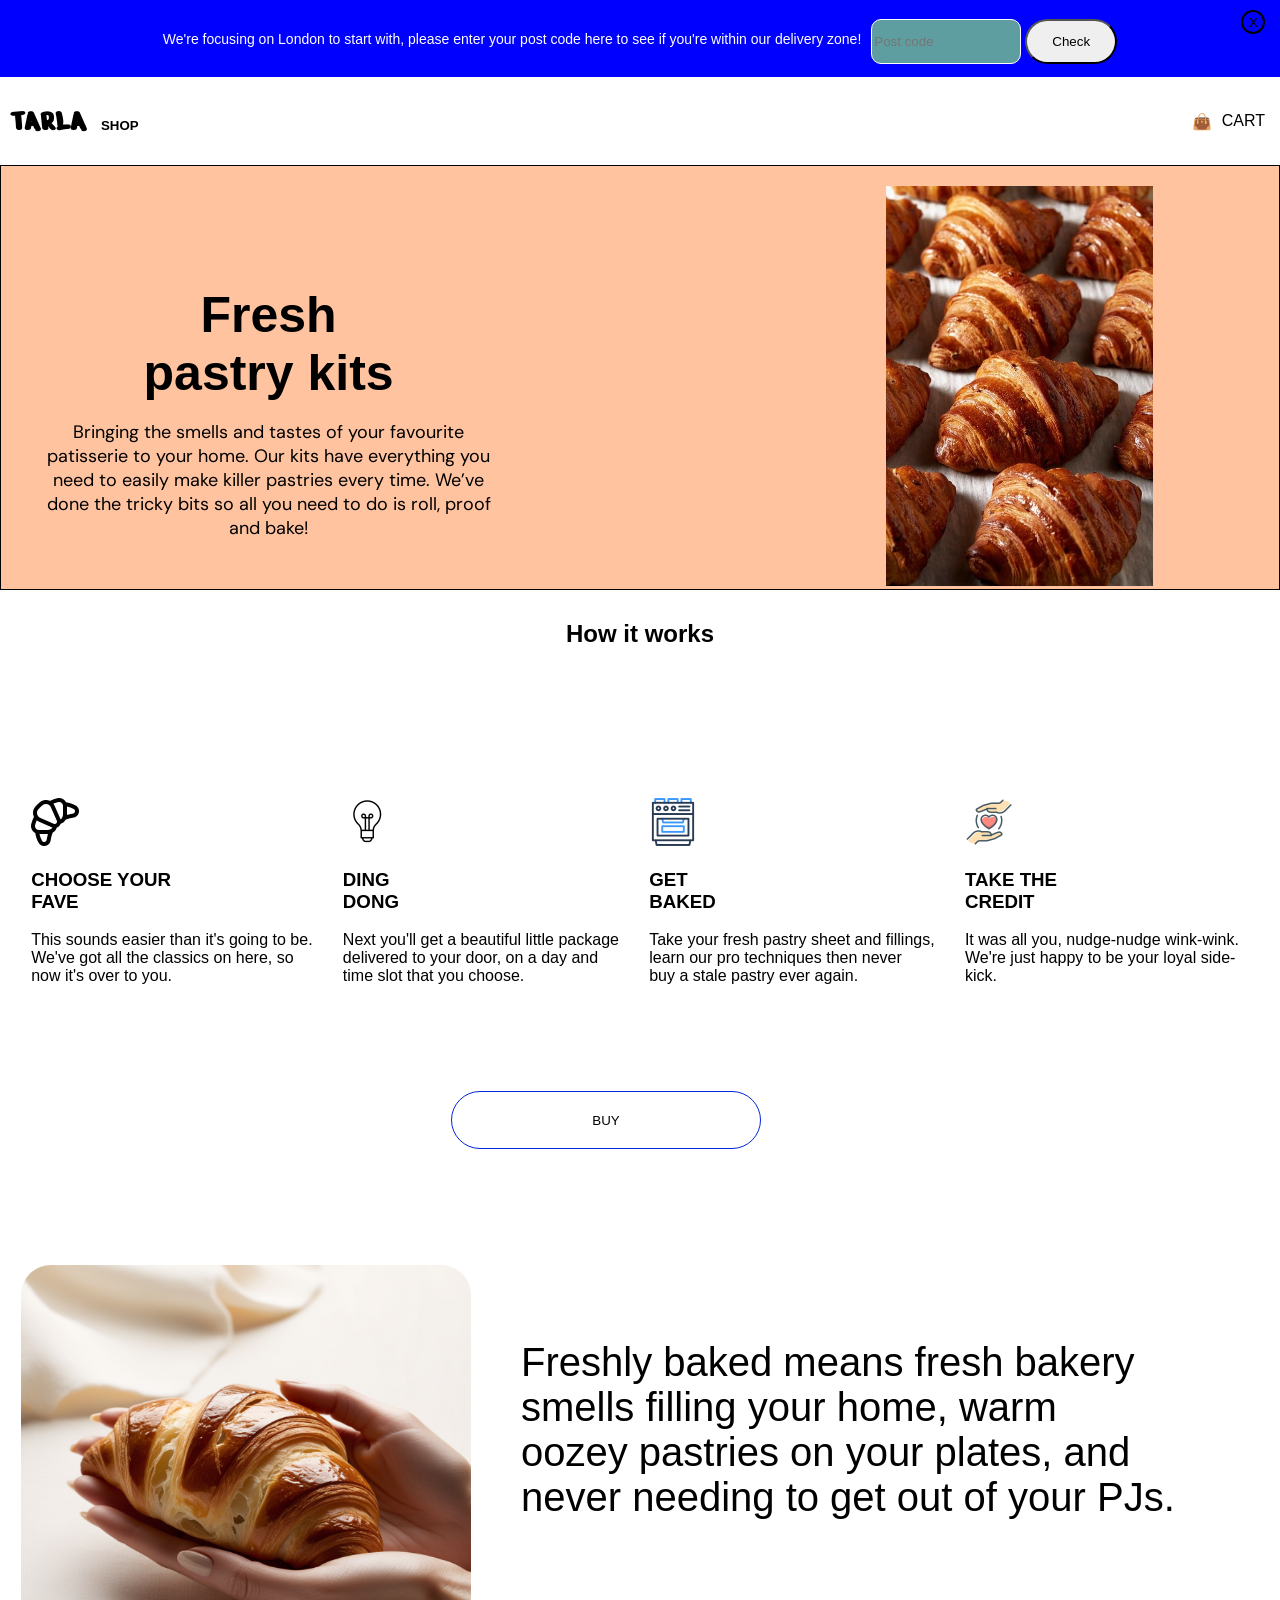
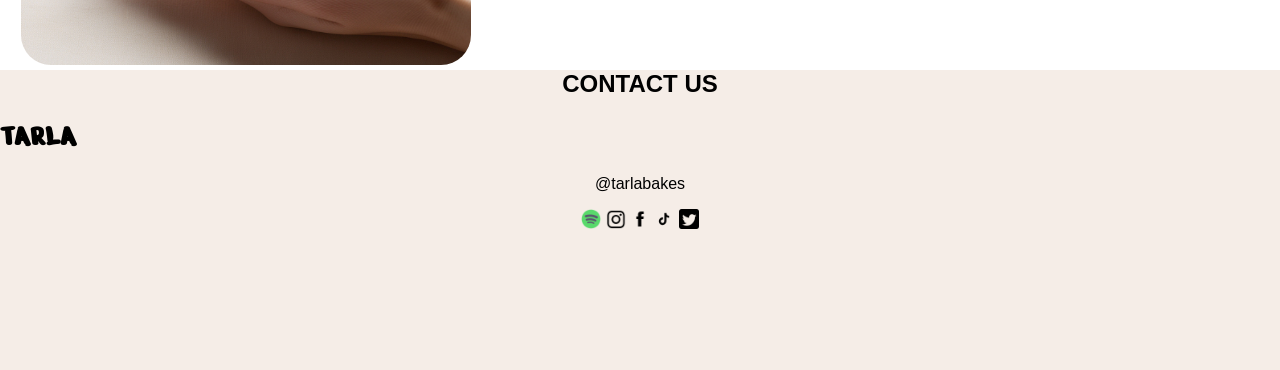
<file: index.html>
<!DOCTYPE html>
<html lang="en">
<head>
    <meta charset="UTF-8">
    <meta name="viewport" content="width=device-width, initial-scale=1.0">
    <title>TARLA</title>
    <link rel="stylesheet" href="./main.css"/>
  
</head>
<body>
    <div class="news-of-day">
        <div class="news-container">
            <p class="news-text">We're focusing on London to start with,
                 please enter your post code here to see if you're within our delivery zone!
                </p>
                <form class="news-answer">
                    <input placeholder="Post code" type="text"/>
                    <button type="submit">Check</button>
                </form>
                <button class="delate-news">X</button>
        </div>
        
    </div>
    <header>
        
        <nav class="pages">
            <h1 class="main-page">TARLA</h1> 
            <h5 class="shop-page">SHOP</h5>
        </nav>

        <div class="card-adding">
            
           <p> &#x1F45C </p> 
           <p>CART</p>
        </div>
    </header>
    <main>
        <div class="container">
            <article>
                <h2>Fresh<br /> pastry kits</h2>
                <p class="text1">Bringing the smells and tastes of your favourite <br /> patisserie to your home.
                    Our kits have everything you <br />need to easily make killer pastries every time.
                    We’ve <br />done the tricky bits so all you need to do is roll, proof<br /> and bake!</p>
            </article>
        
            <aside>
                <img src="./Croissant Golden 6 CL.jpg"/>
            </aside>
        </div>
<div class="system-explainig">
        <h2 class="system-explainig-title">How it works</h2>
        <div class="expaining-container">
            <div>
                
        <img class="croissant-logo" src="./11121502_fi_rr_croissant_icon.png">
        <h3>CHOOSE YOUR <br /> FAVE</h3>
        <p>
            This sounds easier than it's going to be.<br />
             We've got all the classics on here, so<br />
              now it's over to you.
        </p>
    </div>
    <div>

        <img src="./3586363_idea_light_lightbulb_icon.png" >
        <h3>DING <br/> DONG</h3>
        <p>Next you'll get a beautiful little package <br />
             delivered to your door, on a day and <br />
              time slot that you choose.</p>
    </div>
    <div>
        <img src="./10673470_stove_kitchen_gas_cooking_icon.png">
        <h3>GET <br /> BAKED</h3>
        <p>
            Take your fresh pastry sheet and fillings,<br />
             learn our pro techniques then never<br />
              buy a stale pastry ever again.
        </p>
    </div>
    <div>
        <img src="./9180328_love_care_hands_volunteering_heart_icon.png">
        <h3>TAKE THE<br /> CREDIT</h3>
        <p>It was all you, nudge-nudge wink-wink.<br />
             We're just happy to be your loyal side-<br />kick.</p>
    </div>
        </div>
        <button class="adding-card">BUY</button>
            </div>


            <div class="typeOfProduct">
                <img class="img" src="./Leonardo_Phoenix_A_warm_goldenbrown_flaky_croissant_rests_comf_3.jpg">
               <p> Freshly baked means fresh bakery <br />
                 smells filling your home, warm<br />
                  oozey pastries on your plates, and <br /> never needing to get out of your PJs.</p>
            </div>
    </main>

   <div class="contacts">
        <h2>CONTACT US</h2>
        <div class="socila-medias">
            <h1>TARLA</h1>
            <p class="name">@tarlabakes</p>
            <div class="soical-medias-icons">
                <img src="./8545516_spotify_logo_socialmedia_user interface_icon.png">
                <img src="./1161953_instagram_icon.png">
                <img src="./211902_social_facebook_icon.png">
                <img src="./7422375_tik_tok_ok_music_note_icon.png">
                <img src="./5282551_tweet_twitter_twitter logo_icon.png">
            </div>
        </div>
       
   </div>

   <div id="my-modal" class="modal">
    <div class="modal-content">
        <span id="close-my-modal" class="close">&times;</span>
         
                <h2>Signup</h2>
                <form id="signup-form">
                    <input id="mail" placeholder="mail"  type="email" required/><br />
                    <input id="password" placeholder="password" type="text" required/><br />
                    <input id="name" placeholder="name" type="text" required/><br />
                    <input id="surname" placeholder="surname" type="text" /><br />
                    <button id="submit-signup" type="submit">Submit</button>
                </form>
              
             
           
          </div>
    </div>
</div>

   <script src="./main.js"></script>
</body>
</html>
</file>
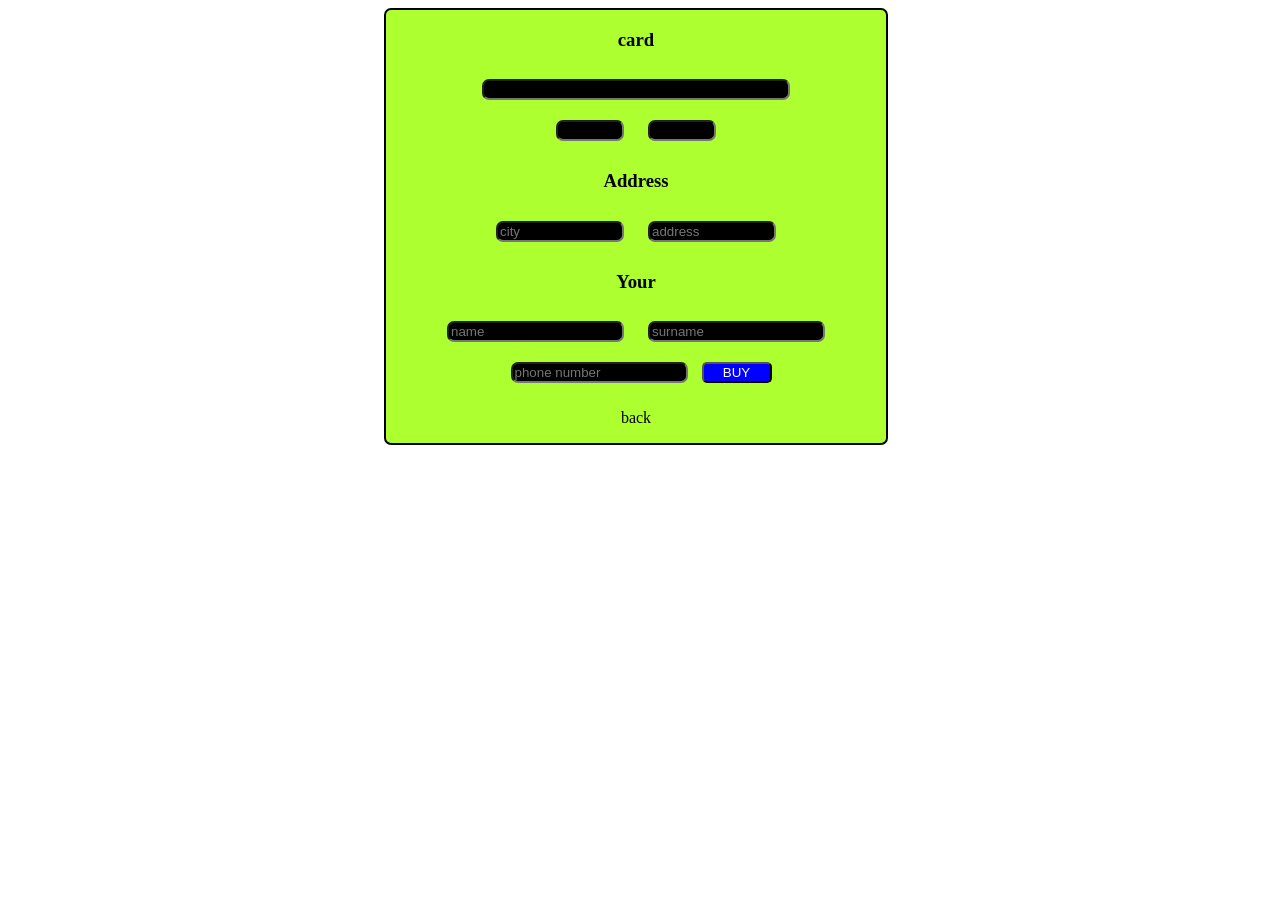
<file: card.html>
<!DOCTYPE html>
<html lang="en">
<head>
    <meta charset="UTF-8">
    <meta name="viewport" content="width=device-width, initial-scale=1.0">
    <title>TARLA</title>
    <link rel="stylesheet" href="./card.css" />
</head>
<body>
    <form>
        <h3>card</h3>
        <div id="card-numbers">
        <input id="long-numbers" type="text" required/>
        <div id="card-short-numbers">
        <input type="text" required>
        <input type="text" required>
        </div>
        </div>
        <h3>
            Address
        </h3>
        <input id="city" type="text" placeholder="city" required/>
        <input id="address" type="text" placeholder="address" required/>
        <h3>
            Your 
        </h3>
        <input id="name" type="text" placeholder="name" required/>
        <input type="text" id="surname" placeholder="surname" />
        <input type="text" id="phone" placeholder="phone number" />
        <button type="submit">BUY</button><br />
        <p>back</p>
    </div>
    </form>
    <script src="./index.js"></script>
</body>
</html>
</file>
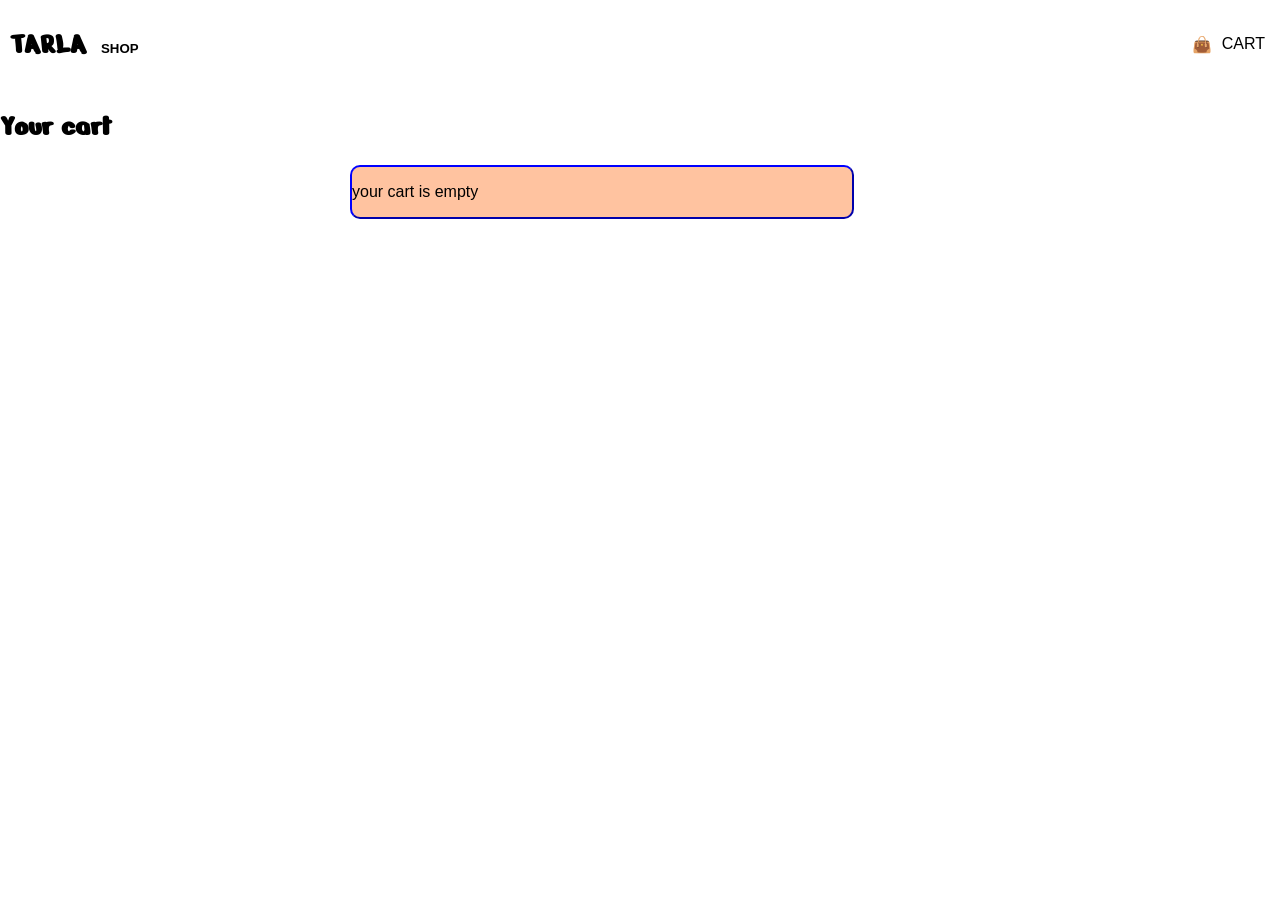
<file: cart.html>
<!DOCTYPE html>
<html lang="en">
<head>
    <meta charset="UTF-8">
    <meta name="viewport" content="width=device-width, initial-scale=1.0">
    <title>TARLA Cart</title>
    <link rel="stylesheet" href="./main.css"/>
</head>
<body>
    <header>
        
        <nav class="pages">
            <h1 class="main-page">TARLA</h1> 
            <h5 class="shop-page">SHOP</h5>
        </nav>
        <div class="card-adding">
           <p> &#x1F45C </p> 
           <p>CART</p>
        </div>
    </header>
    <h1>Your cart</h1>
    <div id="cartItems">

    </div>


    <script src="./cart.js"></script>
</body>
</html>
</file>
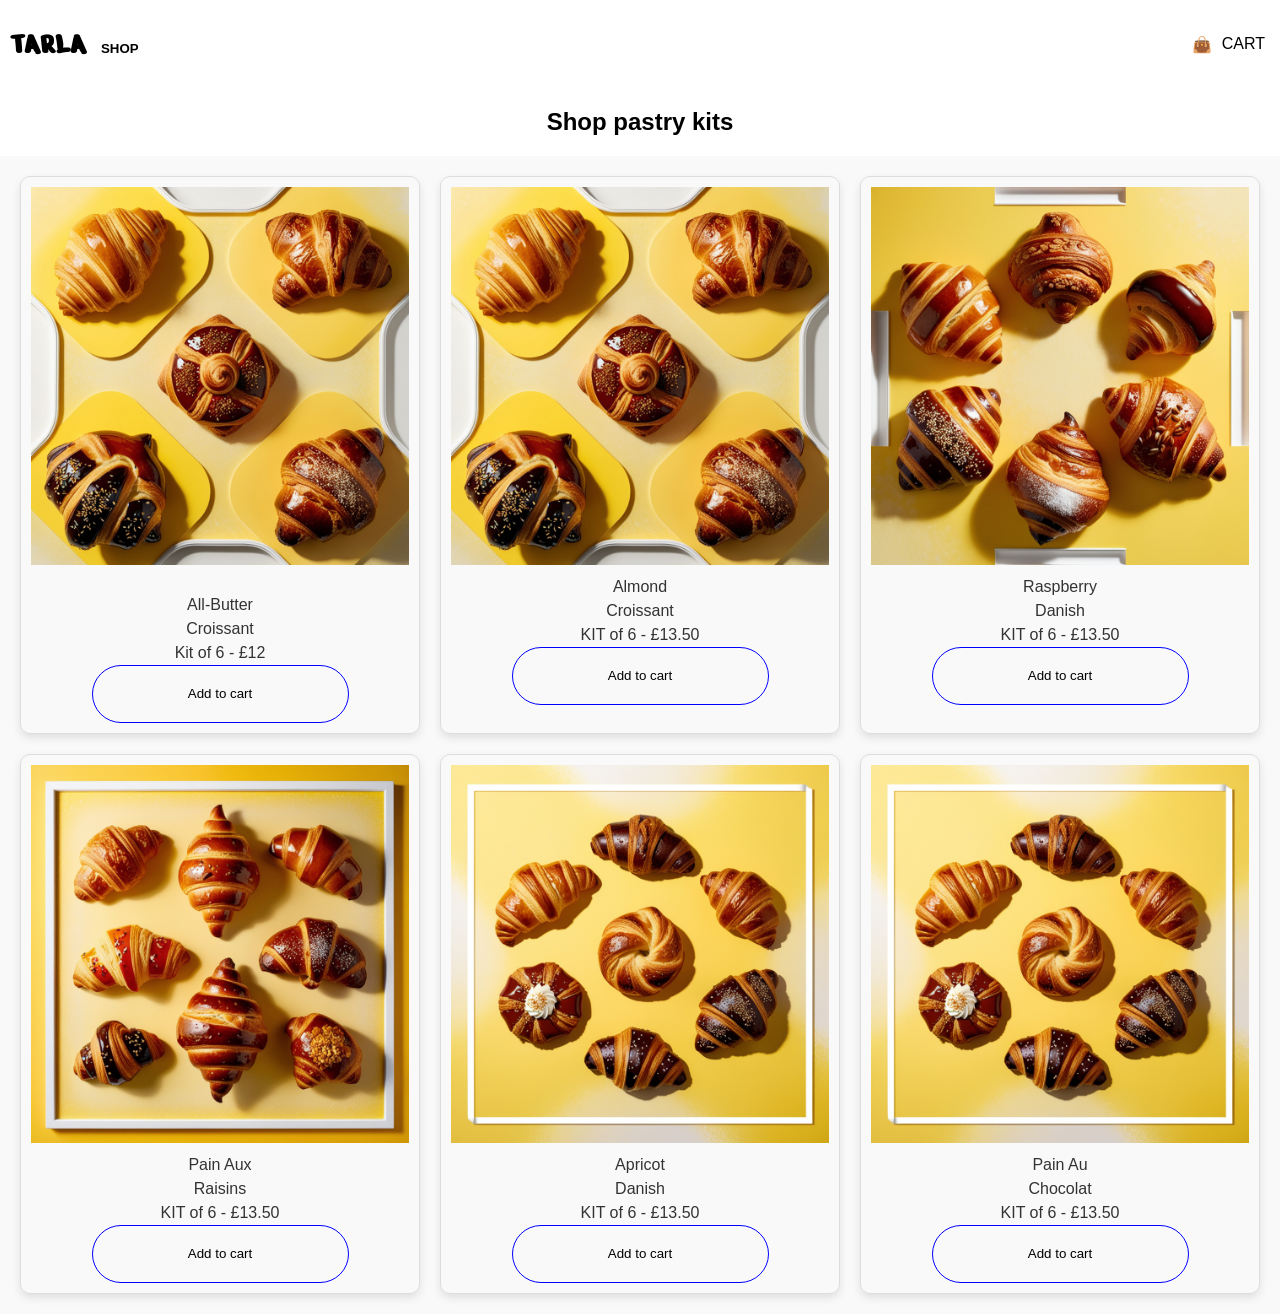
<file: shop.html>
<!DOCTYPE html>
<html lang="en">
<head>
    <meta charset="UTF-8">
    <meta name="viewport" content="width=device-width, initial-scale=1.0">
    <title>Shop</title>
    <link rel="stylesheet" href="./main.css"/>
</head>
<body>
    <header>
        
        <nav class="pages">
            <h1 class="main-page">TARLA</h1> 
            <h5 class="shop-page">SHOP</h5>
        </nav>
        <div class="card-adding">
           <p> &#x1F45C </p> 
           <p>CART</p>
        </div>
    </header>
    <h2 class="title-shop">Shop pastry kits</h2>
    <div class="products">
        <div class="product" data-name="All-Butter Croissant" data-price="12">
            <img src="./Leonardo_Phoenix_Six_unique_artisanal_croissants_with_varied_s_0.jpg"><br/>
            <p>All-Butter <br /> Croissant</p>
            <p>Kit of 6 - £12</p>
            <button class="add-cart" onclick="addToCart(this)">Add to cart</button>
        </div>
        <div class="product" data-name="Almond Croissant" data-price="13.50">
            <img src="./Leonardo_Phoenix_Six_unique_artisanal_croissants_with_varied_s_0.jpg">
            <p>Almond<br /> Croissant</p>
            <p>KIT of 6 - £13.50</p>
            <button class="add-cart" onclick="addToCart(this)">Add to cart</button>
        </div>
        <div class="product" data-name="Raspberry Danish" data-price="13.50">
            <img src="./Leonardo_Phoenix_Six_unique_artisanal_croissants_with_varied_s_1.jpg">
            <p>Raspberry<br /> Danish</p>
            <p>KIT of 6 - £13.50</p>
            <button class="add-cart" onclick="addToCart(this)">Add to cart</button>
        </div>
        <div id="one" class="product" data-name="Pain Aux Raisins" data-price="13.50">
            <img src="./Leonardo_Phoenix_Six_unique_artisanal_croissants_with_varied_s_2.jpg">
            <p>Pain Aux<br /> Raisins</p>
            <p>KIT of 6 - £13.50</p>
            <button class="add-cart" onclick="addToCart(this)">Add to cart</button>
        </div>
        <div id="two" class="product" data-name="Apricot Danish" data-price="13.50">
            <img src="./Leonardo_Phoenix_Six_unique_artisanal_croissants_with_varied_s_3.jpg">
            <p>Apricot <br /> Danish</p>
            <p>KIT of 6 - £13.50</p>
            <button class="add-cart" onclick="addToCart(this)">Add to cart</button>
        </div>
        <div id="three" class="product" data-name="Pain Au Chocolat" data-price="13.50">
            <img src="./Leonardo_Phoenix_Six_unique_artisanal_croissants_with_varied_s_3.jpg">
            <p>Pain Au<br /> Chocolat</p>
            <p>KIT of 6 - £13.50</p>
            <button class="add-cart" onclick="addToCart(this)">Add to cart</button>
        </div>
    </div>
    <script src="./shop.js"></script>
</body>
</html>
</file>
<file: main.css>
@import url('https://fonts.googleapis.com/css2?family=Nerko+One&display=swap');
@import url('https://fonts.googleapis.com/css2?family=DM+Sans:ital,opsz,wght@0,9..40,100..1000;1,9..40,100..1000&family=Nerko+One&display=swap');

body {
    margin: 0;
    font-family: Arial, sans-serif;
}

.news-of-day {
    margin: 0;
    max-width: 100%;
    height: 77px;
    background-color: blue;
}

.news-container {
    display: flex;
    justify-content: center;
    align-items: center;
    color: white;
    font-size: 14px;
    height: 77px;
    flex-direction: row;
    padding: 0 10px;
    box-sizing: border-box;
}

.news-text {
    margin: 0;
}

.news-answer {
    margin-top: 5px;
    margin-left: 10px;
}

.news-answer input {
    border-radius: 10px;
    border: 1px solid white;
    height: 45px;
    max-width: 150px;
    background-color: cadetblue;
    color: black;
    box-sizing: border-box;
}

.delate-news {
    position: absolute;
    border: 2px solid black;
    border-radius: 15px;
    top: 10px;
    right: 15px;
    background: none;
    width: 24px;
    height: 24px;
    cursor: pointer;
}

.news-answer button {
    border-radius: 35px;
    width: 92px;
    height: 45px;
    cursor: pointer;
}

h1 {
    font-family: 'Nerko One', cursive;
    cursor: pointer;
}

header {
    display: flex;
    white-space: nowrap;
    align-items: center;
    padding: 0 10px;
    margin-top: 1px;
    box-sizing: border-box;
}

#profile {
    margin-top: 40px
}

h5 {
    cursor: pointer;
    margin-left: 15px;
}

.pages {
    display: flex;
    white-space: nowrap;
}

.card-adding {
    margin-left: auto;
    display: flex;
    align-items: center;
    cursor: pointer;
}

.card-adding p {
    margin: 0 5px;
}

main {
    border: 1px solid black;
    margin: 0;
    height: 425px;
    background-color: #FFC3A0;
    box-sizing: border-box;
    padding: 20px;
}

article {
    display: flex;
    flex-direction: column;
    align-items: center;
    justify-content: center;
    text-align: center;
    max-width: 40%;
    margin-top: 100px;
    box-sizing: border-box;
}

article h2 {
    margin: 0;
    font-size: 50px;
}

@media (max-width: 1024px) {
    .news-container {
        font-size: 13px;
    }

    .news-answer input {
        max-width: 130px;
    }

    .delate-news {
        width: 22px;
        height: 22px;
    }

    h1 {
        width: 110px;
        height: 42px;
    }

    .pages {
        flex-wrap: wrap;
    }

    article {
        max-width: 60%;
    }
}

@media (max-width: 768px) {
    .news-container {
        font-size: 12px;
    }

    .news-answer input {
        max-width: 120px;
    }

    .delate-news {
        width: 20px;
        height: 20px;
    }

    h1 {
        width: 120px;
        height: 45px;
    }

    .pages {
        flex-wrap: wrap;
    }

    article {
        max-width: 70%;
    }
}

@media (max-width: 500px) {
    .news-container {
        font-size: 10px;
    }

    .news-answer input {
        max-width: 100px;
    }

    .delate-news {
        width: 18px;
        height: 18px;
    }

    h1 {
        width: 100px;
        height: 38px;
    }

    .pages {
        flex-wrap: wrap;
    }

    article {
        max-width: 90%;
    }
}

.text1 {
    font-weight: 400;
    font-size: 18px;
    font-family: "DM Sans", sans-serif;
}

.container {
    display: flex;
    align-items: flex-start; 
}

article {
    flex: 1;
    margin-right: 20px;
}

aside img {
    max-width: 100%; 
    height: 400px;
    margin-left: 350px
}

.system-explainig-title {
    margin-top: 30px;
    text-align: center;
}

.system-explainig{
    height: 570px
}



.expaining-container {
    display: flex;
    justify-content: space-around; 
    align-items: center;
    margin-top: 150px;
}

.expaining-container  div{
    margin-right: 10px;
}

.expaining-container img {
    max-width: 100px; 
    height: auto;
}

.adding-card {
    background-color: white;
    border: 1px solid #0126DE;
    border-radius: 35px;
    width: 310px;
    height: 58px;
    cursor: pointer;
    margin-left: 430px;
    margin-top: 90px
}

.typeOfProduct {
    height: 570px;
    background-color: #fff;
    display: flex;
    flex-direction: row;
}

.img {
    width:450px;
    height: 400px;
    margin-top: 75px;
    border-radius: 30px
}

.typeOfProduct p {
    margin-top: 150px;
    margin-left: 50px;
    font-size: 40px;
    font-weight: 400;
}

.contacts {
    background-color: #F5EDE7;
    margin-top: 1080px;
    height: 300px
}

.contacts h2 {
    text-align: center;
    
}

.social-medias {
    display: flex;
    flex-direction: row;
}

.soical-medias-icons img {
    width: 20px
}

.soical-medias-icons {
    text-align: center;
}



.name {
    text-align: center
}

.pages a{
    text-decoration: none;
    color: black
}

h1 {
    font-size: 30px
}

.shop-page {
    margin-top: 40px
}

.title-shop {
    text-align: center;
}

.products {
    display: grid;
    grid-template-columns: repeat(3, 1fr);
    grid-gap: 20px;
    padding: 20px;
    justify-items: center;
    background-color: #f9f9f9;
}

.product {
    border: 1px solid #ddd;
    border-radius: 10px;
    overflow: hidden;
    box-shadow: 0 4px 8px rgba(0, 0, 0, 0.1);
    transition: transform 0.3s ease, box-shadow 0.3s ease;
    text-align: center;
    padding: 10px;
}

.product:hover {
    transform: scale(1.05);
    box-shadow: 0 8px 16px rgba(0, 0, 0, 0.2);
}

.product img {
    width: 100%;
    height: auto;
    display: block;
    margin-bottom: 10px;
}

.product p {
    font-size: 16px;
    color: #333;
    margin: 0;
    line-height: 1.5;
}

@media (max-width: 768px) {
    .products {
        grid-template-columns: repeat(2, 1fr);
    }
}

@media (max-width: 480px) {
    .products {
        grid-template-columns: 1fr;
    }
}

.add-cart {
    border: 1px solid blue;
    border-radius: 35px;
    background: none;
    width: 257px;
    height: 58px;
    cursor: pointer;
}

.modal {
    display: none; 
    position: fixed; 
    z-index: 1; 
    left: 0;
    top: 0;
    width: 100%; 
    height: 100%; 
    background-color: rgba(0, 0, 0, 0.5); 
}

.modal-content {
    background-color: #fff;
    margin: 15% auto;
    padding: 20px;
    border: 1px solid #888;
    width: 80%; 
    max-width: 600px;
    border-radius: 10px;
}

.close {
    color: #aaa;
    float: right;
    font-size: 28px;
    font-weight: bold;
}

.close:hover,
.close:focus {
    color: #000;
    text-decoration: none;
    cursor: pointer;
}

.modal.open {
    display: block;
}

#mail {
    background-color: black;
    color: white;
    border-radius: 5px;
    font-size: 15px;
    width: 600px
}

#password {
    background-color: black;
    color: white;
    border-radius: 5px;
    font-size: 15px;
    width: 600px;
    margin-top:5px
}

#name {
    background-color: black;
    color: white;
    border-radius: 5px;
    font-size: 15px;
    width: 600px;
    margin-top: 5px
}

#surname {
    background-color: black;
    color: white;
    border-radius: 5px;
    font-size: 15px;
    width: 600px;
    margin-top: 5px
}

#submit-signup {
    margin-top: 7px;
    background-color: blue;
    border-radius: 7px;
    cursor: pointer;
}


#user-date {
    border: 2px solid black;
    background-color:#333;
    width: 500px;
    height: 300px;
    text-align: center;
    position: absolute;
    left: 30%
}

#cartItems {
    border: 2px outset blue;
    height: auto;
    width: 500px;
    position: absolute;
    left: 350px;
    border-radius: 10px;
    background-color:#FFC3A0;
}

#cartItems div {
    margin: 15px;
    text-align:center;
}

#cartItems div button {
    background-color: blue;
    color: white;
    border-radius: 5px;
    width: 200px;
    cursor: pointer;
}

#my-modal {
    display: none; /* Скрываем модал по умолчанию */
    position: fixed;
    z-index: 1;
    left: 0;
    top: 0;
    width: 100%;
    height: 100%;
    background-color: rgba(0, 0, 0, 0.5); /* Полупрозрачный фон */
    justify-content: center;
    align-items: center;
}

/* Стиль для отображаемого окна */
#my-modal.open {
    display: flex; /* Показываем модальное окно */
}

/* Контейнер для контента модального окна */
.modal-content {
    background-color: white;
    padding: 20px;
    border-radius: 10px;
    width: 300px;
    text-align: center;
}

/* Стиль кнопки закрытия */
.close-btn {
    margin-top: 10px;
    padding: 10px 20px;
    background-color: red;
    color: white;
    border: none;
    cursor: pointer;
}

/* Стиль кнопки открытия модального окна */
.open-modal-btn {
    padding: 10px 20px;
    background-color: green;
    color: white;
    border: none;
    cursor: pointer;
}
</file>
<file: card.css>
form {
    border: 2px solid black;
    width: 500px;
    position:absolute;
    left: 30%;
    border-radius: 7px;
    background-color: greenyellow;
    text-align: center;
}

#card-short-numbers input {
    width: 60px;
    border-radius: 7px;
    background-color: black;
    color: white;
}

form input {
    margin: 10px
}

#long-numbers {
    background-color: black;
    width:300px;
    border-radius: 7px;
    color: white
}

#city {
    background-color: black;
    width:  120px;
    border-radius: 7px;
    color: white
}

#address {
    background-color: black;
    width:  120px;
    border-radius: 7px;
    color: white
}

#name {
    background-color: black;
    color: white;
    border-radius: 7px;
}

#surname {
    background-color: black;
    color: white;
    border-radius: 7px;
}

form button {
    width: 70px;
    color: white;
    background-color: blue;
    border-radius: 5px;
}

form p {
    cursor: pointer;
    font-style: bold;
}

#phone {
    background-color: black;
    color: white;
    border-radius: 7px;
}
</file>
